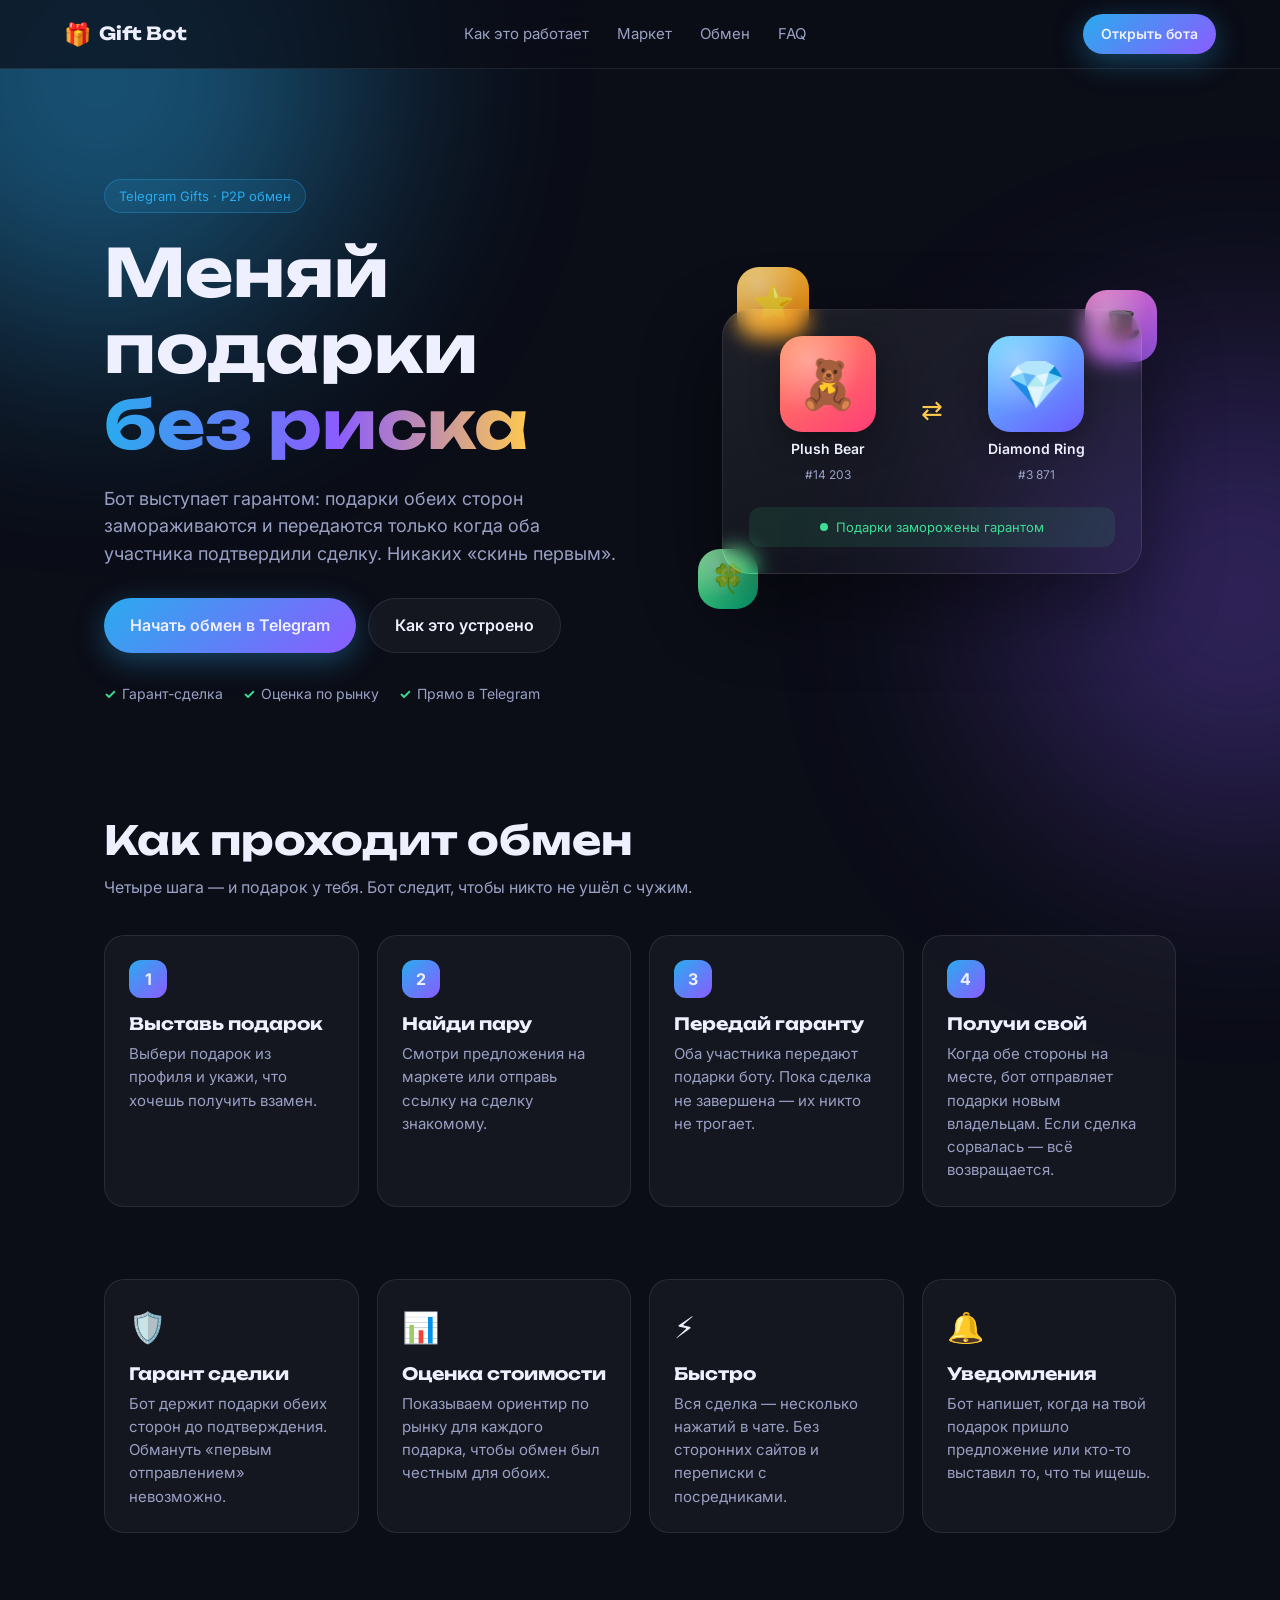
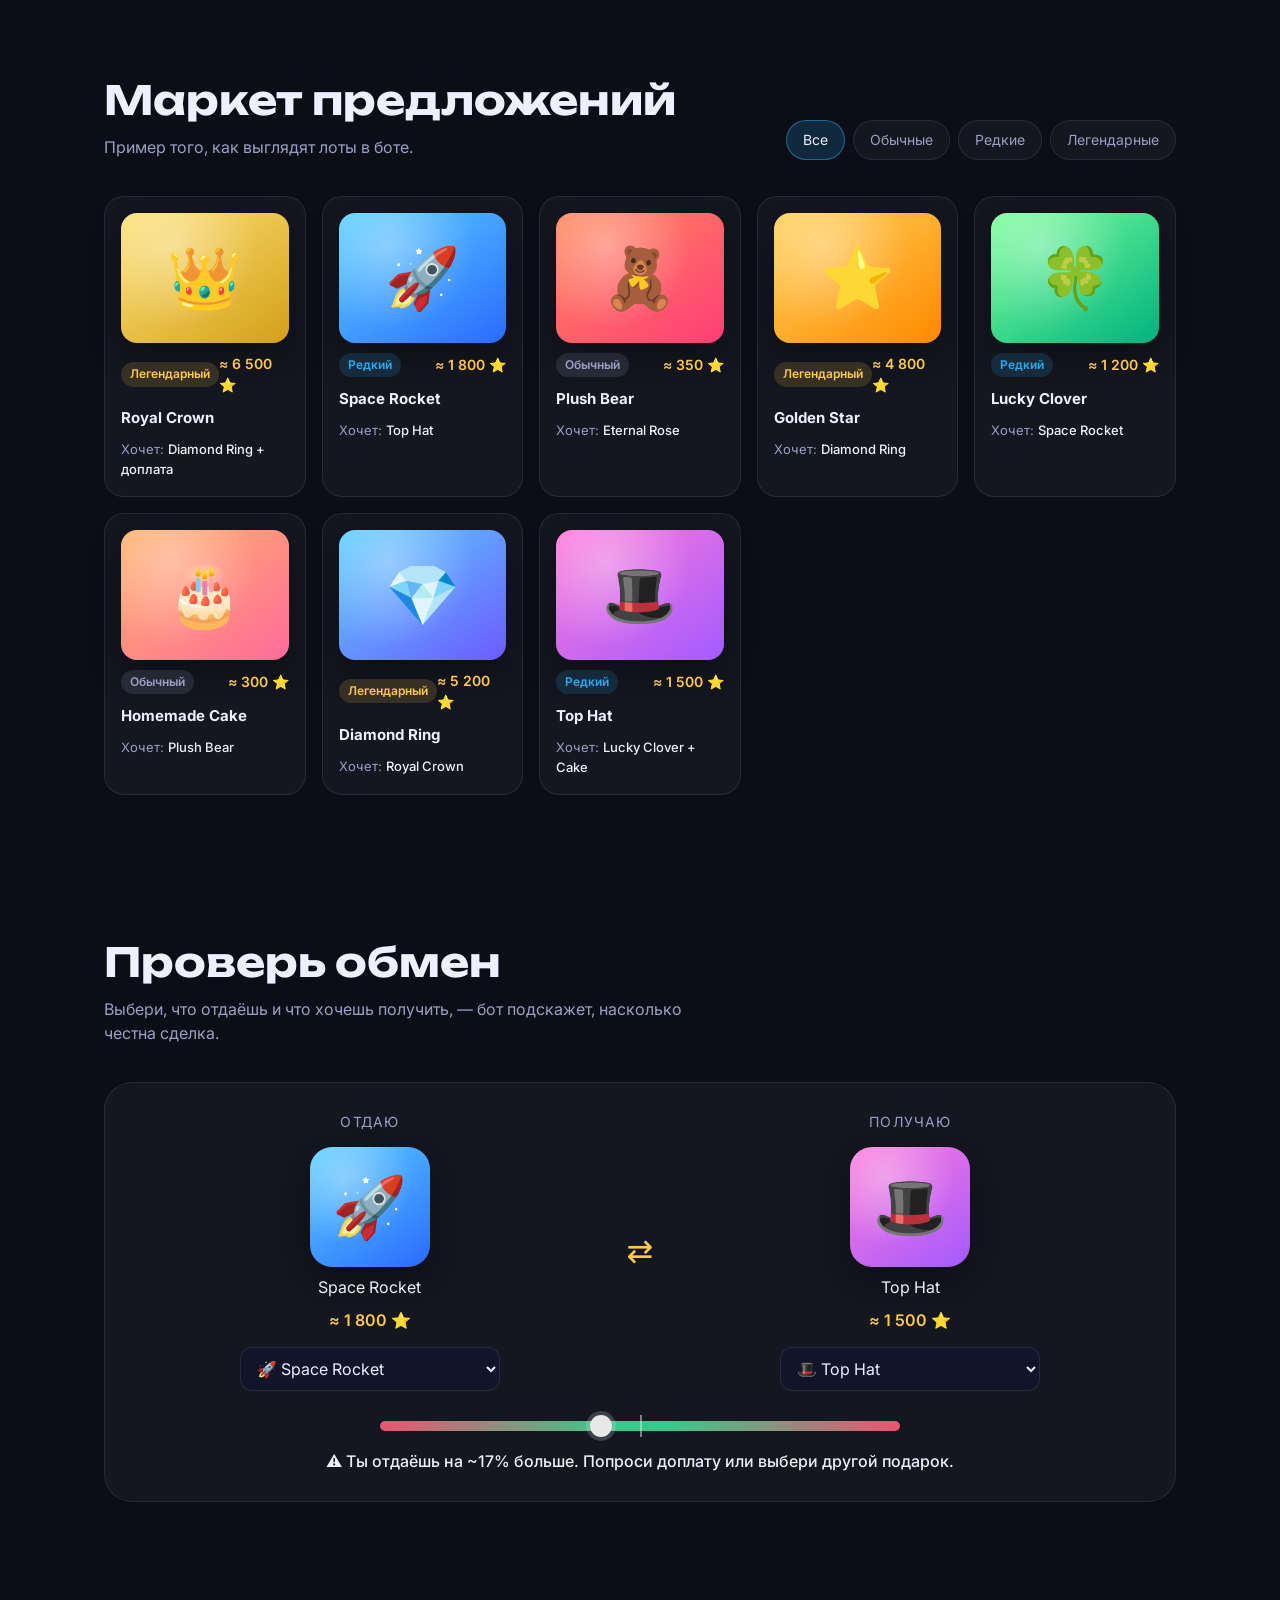
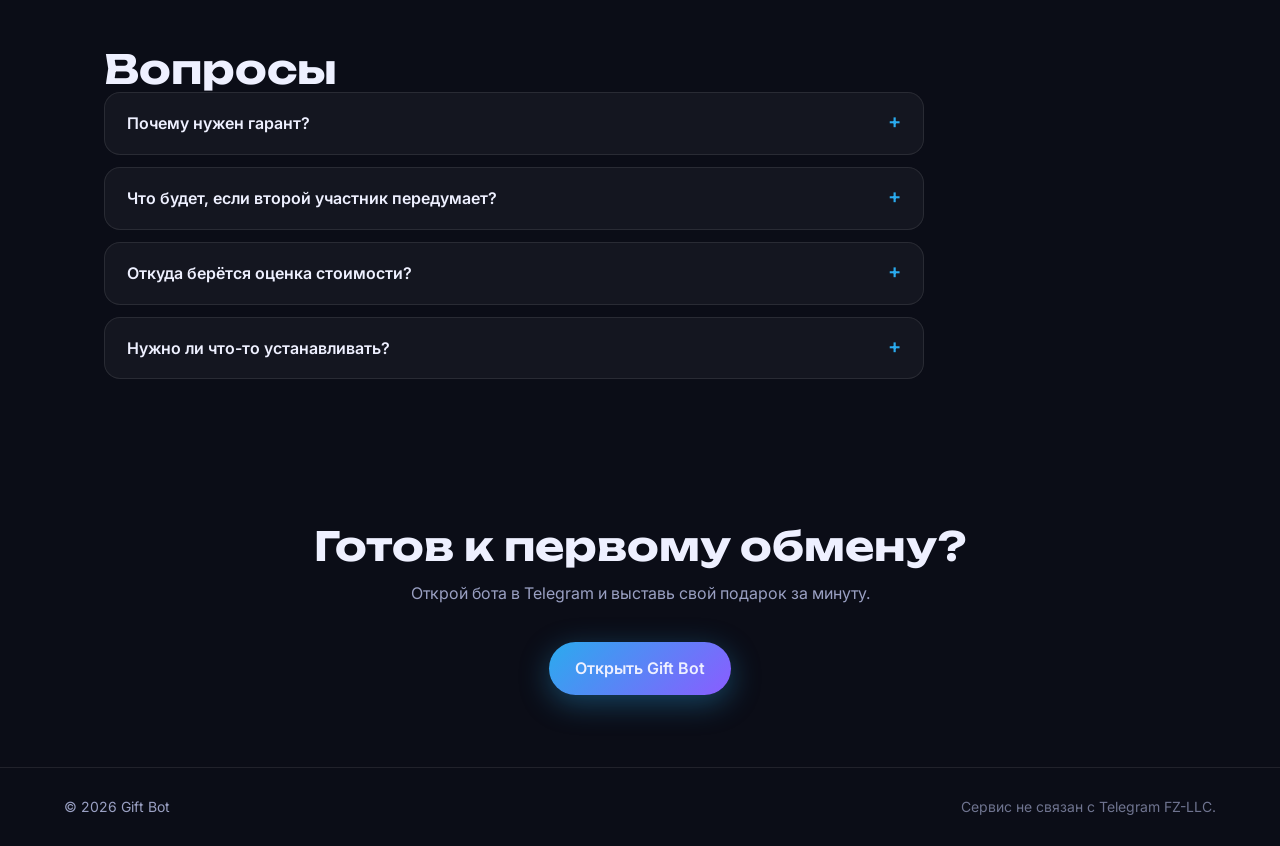
<file: index.html>
<!doctype html>
<html lang="ru">
<head>
  <meta charset="utf-8">
  <meta name="viewport" content="width=device-width, initial-scale=1">
  <title>Gift Bot — обмен Telegram-подарками</title>
  <meta name="description" content="Telegram-бот для безопасного обмена подарками: гарант сделки, оценка стоимости и маркет предложений.">
  <link rel="icon" href="data:image/svg+xml,<svg xmlns='http://www.w3.org/2000/svg' viewBox='0 0 100 100'><text y='.9em' font-size='90'>🎁</text></svg>">
  <link rel="preconnect" href="https://fonts.googleapis.com">
  <link rel="preconnect" href="https://fonts.gstatic.com" crossorigin>
  <link href="https://fonts.googleapis.com/css2?family=Unbounded:wght@500;700&family=Inter:wght@400;500;600&display=swap" rel="stylesheet">
  <link rel="stylesheet" href="styles.css">
</head>
<body>
  <div class="glow glow-a"></div>
  <div class="glow glow-b"></div>

  <header class="nav">
    <a class="logo" href="#top"><span class="logo-icon">🎁</span>Gift&nbsp;Bot</a>
    <nav class="nav-links">
      <a href="#how">Как это работает</a>
      <a href="#market">Маркет</a>
      <a href="#trade">Обмен</a>
      <a href="#faq">FAQ</a>
    </nav>
    <a class="btn btn-small bot-link" href="#">Открыть бота</a>
  </header>

  <main id="top">
    <section class="hero">
      <div class="hero-text">
        <span class="pill">Telegram Gifts · P2P обмен</span>
        <h1>Меняй подарки<br><span class="grad">без риска</span></h1>
        <p class="lead">Бот выступает гарантом: подарки обеих сторон замораживаются и передаются только когда оба участника подтвердили сделку. Никаких «скинь первым».</p>
        <div class="hero-cta">
          <a class="btn bot-link" href="#">Начать обмен в Telegram</a>
          <a class="btn btn-ghost" href="#how">Как это устроено</a>
        </div>
        <ul class="hero-points">
          <li>Гарант-сделка</li>
          <li>Оценка по рынку</li>
          <li>Прямо в Telegram</li>
        </ul>
      </div>

      <div class="hero-visual" aria-hidden="true">
        <div class="trade-card">
          <div class="tc-side">
            <div class="gift-tile" style="--c1:#ff8a5b;--c2:#ff3d77">🧸</div>
            <span class="tc-name">Plush Bear</span>
            <span class="tc-num">#14 203</span>
          </div>
          <div class="tc-swap">⇄</div>
          <div class="tc-side">
            <div class="gift-tile" style="--c1:#5bd1ff;--c2:#6c5bff">💎</div>
            <span class="tc-name">Diamond Ring</span>
            <span class="tc-num">#3 871</span>
          </div>
          <div class="tc-status"><span class="dot"></span>Подарки заморожены гарантом</div>
        </div>
        <div class="float float-1" style="--c1:#ffd25b;--c2:#ff8a00">⭐</div>
        <div class="float float-2" style="--c1:#7dff9b;--c2:#00b37e">🍀</div>
        <div class="float float-3" style="--c1:#ff7ad9;--c2:#a45bff">🎩</div>
      </div>
    </section>

    <section id="how" class="section">
      <h2>Как проходит обмен</h2>
      <p class="section-sub">Четыре шага — и подарок у тебя. Бот следит, чтобы никто не ушёл с чужим.</p>
      <ol class="steps">
        <li>
          <span class="step-num">1</span>
          <h3>Выставь подарок</h3>
          <p>Выбери подарок из профиля и укажи, что хочешь получить взамен.</p>
        </li>
        <li>
          <span class="step-num">2</span>
          <h3>Найди пару</h3>
          <p>Смотри предложения на маркете или отправь ссылку на сделку знакомому.</p>
        </li>
        <li>
          <span class="step-num">3</span>
          <h3>Передай гаранту</h3>
          <p>Оба участника передают подарки боту. Пока сделка не завершена — их никто не трогает.</p>
        </li>
        <li>
          <span class="step-num">4</span>
          <h3>Получи свой</h3>
          <p>Когда обе стороны на месте, бот отправляет подарки новым владельцам. Если сделка сорвалась — всё возвращается.</p>
        </li>
      </ol>
    </section>

    <section class="section features">
      <div class="feature">
        <div class="f-icon">🛡️</div>
        <h3>Гарант сделки</h3>
        <p>Бот держит подарки обеих сторон до подтверждения. Обмануть «первым отправлением» невозможно.</p>
      </div>
      <div class="feature">
        <div class="f-icon">📊</div>
        <h3>Оценка стоимости</h3>
        <p>Показываем ориентир по рынку для каждого подарка, чтобы обмен был честным для обоих.</p>
      </div>
      <div class="feature">
        <div class="f-icon">⚡</div>
        <h3>Быстро</h3>
        <p>Вся сделка — несколько нажатий в чате. Без сторонних сайтов и переписки с посредниками.</p>
      </div>
      <div class="feature">
        <div class="f-icon">🔔</div>
        <h3>Уведомления</h3>
        <p>Бот напишет, когда на твой подарок пришло предложение или кто-то выставил то, что ты ищешь.</p>
      </div>
    </section>

    <section id="market" class="section">
      <div class="section-head">
        <div>
          <h2>Маркет предложений</h2>
          <p class="section-sub">Пример того, как выглядят лоты в боте.</p>
        </div>
        <div class="filters" role="tablist">
          <button class="chip active" data-filter="all">Все</button>
          <button class="chip" data-filter="common">Обычные</button>
          <button class="chip" data-filter="rare">Редкие</button>
          <button class="chip" data-filter="legendary">Легендарные</button>
        </div>
      </div>
      <div class="market-grid" id="marketGrid"></div>
    </section>

    <section id="trade" class="section">
      <h2>Проверь обмен</h2>
      <p class="section-sub">Выбери, что отдаёшь и что хочешь получить, — бот подскажет, насколько честна сделка.</p>
      <div class="simulator">
        <div class="sim-side">
          <label for="giveSel">Отдаю</label>
          <div class="sim-gift" id="givePreview"></div>
          <select id="giveSel"></select>
        </div>
        <div class="sim-mid">
          <div class="sim-swap">⇄</div>
        </div>
        <div class="sim-side">
          <label for="getSel">Получаю</label>
          <div class="sim-gift" id="getPreview"></div>
          <select id="getSel"></select>
        </div>
        <div class="sim-result">
          <div class="meter"><div class="meter-fill" id="meterFill"></div><div class="meter-mid"></div></div>
          <p id="verdict" class="verdict"></p>
        </div>
      </div>
    </section>

    <section id="faq" class="section">
      <h2>Вопросы</h2>
      <div class="faq">
        <details>
          <summary>Почему нужен гарант?</summary>
          <p>При прямом обмене кто-то должен отправить подарок первым — и рискует его потерять. Гарант забирает подарки у обеих сторон и отдаёт их только вместе.</p>
        </details>
        <details>
          <summary>Что будет, если второй участник передумает?</summary>
          <p>Сделка отменяется, и бот возвращает подарок тому, кто его передал.</p>
        </details>
        <details>
          <summary>Откуда берётся оценка стоимости?</summary>
          <p>Это ориентир по недавним сделкам и предложениям на рынке. Окончательное решение о цене всегда за участниками.</p>
        </details>
        <details>
          <summary>Нужно ли что-то устанавливать?</summary>
          <p>Нет. Всё работает внутри Telegram — достаточно открыть бота и нажать «Старт».</p>
        </details>
      </div>
    </section>

    <section class="section cta-final">
      <h2>Готов к первому обмену?</h2>
      <p class="section-sub">Открой бота в Telegram и выставь свой подарок за минуту.</p>
      <a class="btn bot-link" href="#">Открыть Gift Bot</a>
    </section>
  </main>

  <footer class="footer">
    <span>© <span id="year"></span> Gift Bot</span>
    <span class="muted">Сервис не связан с Telegram FZ-LLC.</span>
  </footer>

  <script src="app.js"></script>
</body>
</html>
</file>
<file: styles.css>
:root {
  --bg: #0b0d17;
  --bg-2: #12152a;
  --card: rgba(255, 255, 255, 0.04);
  --card-border: rgba(255, 255, 255, 0.09);
  --text: #eef0ff;
  --muted: #9aa0c3;
  --accent: #2aabee;
  --accent-2: #8b5cff;
  --gold: #ffc94d;
  --good: #3ddc97;
  --bad: #ff5d7a;
  --radius: 20px;
}

* { box-sizing: border-box; }
html { scroll-behavior: smooth; }
body {
  margin: 0;
  font-family: Inter, system-ui, sans-serif;
  background: var(--bg);
  color: var(--text);
  line-height: 1.55;
  overflow-x: hidden;
}
a { color: inherit; text-decoration: none; }
h1, h2, h3 { font-family: Unbounded, Inter, sans-serif; line-height: 1.15; margin: 0; }

.glow {
  position: fixed; z-index: -1; border-radius: 50%;
  filter: blur(120px); opacity: .45; pointer-events: none;
}
.glow-a { width: 520px; height: 520px; background: var(--accent); top: -180px; left: -160px; }
.glow-b { width: 480px; height: 480px; background: var(--accent-2); top: 40%; right: -200px; opacity: .3; }

/* Nav */
.nav {
  position: sticky; top: 0; z-index: 10;
  display: flex; align-items: center; justify-content: space-between; gap: 16px;
  padding: 14px clamp(16px, 5vw, 64px);
  background: rgba(11, 13, 23, 0.7);
  backdrop-filter: blur(14px);
  border-bottom: 1px solid var(--card-border);
}
.logo { font-family: Unbounded, sans-serif; font-weight: 700; font-size: 18px; display: flex; align-items: center; gap: 8px; }
.logo-icon { font-size: 22px; }
.nav-links { display: flex; gap: 28px; font-size: 15px; color: var(--muted); }
.nav-links a:hover { color: var(--text); }

/* Buttons */
.btn {
  display: inline-flex; align-items: center; justify-content: center;
  padding: 14px 26px; border-radius: 999px; font-weight: 600;
  background: linear-gradient(135deg, var(--accent), var(--accent-2));
  box-shadow: 0 8px 30px rgba(42, 171, 238, 0.35);
  transition: transform .15s, box-shadow .15s;
}
.btn:hover { transform: translateY(-2px); box-shadow: 0 12px 36px rgba(42, 171, 238, 0.5); }
.btn-small { padding: 9px 18px; font-size: 14px; }
.btn-ghost { background: var(--card); border: 1px solid var(--card-border); box-shadow: none; }
.btn-ghost:hover { box-shadow: none; background: rgba(255,255,255,.08); }

/* Hero */
.hero {
  display: grid; grid-template-columns: 1.1fr 1fr; gap: 48px; align-items: center;
  max-width: 1200px; margin: 0 auto;
  padding: clamp(48px, 9vw, 110px) clamp(16px, 5vw, 64px) 40px;
}
.pill {
  display: inline-block; padding: 6px 14px; border-radius: 999px; font-size: 13px;
  background: rgba(42, 171, 238, .12); color: var(--accent); border: 1px solid rgba(42,171,238,.3);
  margin-bottom: 22px;
}
.hero h1 { font-size: clamp(38px, 6vw, 66px); }
.grad {
  background: linear-gradient(90deg, var(--accent), var(--accent-2) 55%, var(--gold));
  -webkit-background-clip: text; background-clip: text; color: transparent;
}
.lead { color: var(--muted); font-size: 18px; max-width: 520px; margin: 22px 0 30px; }
.hero-cta { display: flex; flex-wrap: wrap; gap: 12px; }
.hero-points { list-style: none; padding: 0; margin: 30px 0 0; display: flex; flex-wrap: wrap; gap: 20px; color: var(--muted); font-size: 14px; }
.hero-points li::before { content: "✓"; color: var(--good); margin-right: 6px; font-weight: 700; }

.hero-visual { position: relative; min-height: 380px; display: grid; place-items: center; }
.trade-card {
  position: relative; z-index: 2;
  display: grid; grid-template-columns: 1fr auto 1fr; align-items: center; gap: 14px;
  padding: 26px; width: min(100%, 420px);
  background: linear-gradient(160deg, rgba(255,255,255,.08), rgba(255,255,255,.02));
  border: 1px solid var(--card-border); border-radius: 28px;
  backdrop-filter: blur(10px);
  box-shadow: 0 30px 80px rgba(0,0,0,.45);
}
.tc-side { display: flex; flex-direction: column; align-items: center; gap: 6px; text-align: center; }
.tc-name { font-weight: 600; font-size: 14px; }
.tc-num { color: var(--muted); font-size: 12px; }
.tc-swap { font-size: 26px; color: var(--gold); animation: pulse 2s ease-in-out infinite; }
.tc-status {
  grid-column: 1 / -1; display: flex; align-items: center; justify-content: center; gap: 8px;
  margin-top: 8px; padding: 10px; border-radius: 12px; font-size: 13px;
  background: rgba(61, 220, 151, .1); color: var(--good);
}
.dot { width: 8px; height: 8px; border-radius: 50%; background: var(--good); animation: pulse 1.4s infinite; }

.gift-tile, .float {
  display: grid; place-items: center;
  background: radial-gradient(circle at 30% 25%, rgba(255,255,255,.35), transparent 55%), linear-gradient(145deg, var(--c1), var(--c2));
  border-radius: 22px;
}
.gift-tile { width: 96px; height: 96px; font-size: 48px; box-shadow: 0 12px 30px rgba(0,0,0,.35); }
.float { position: absolute; width: 72px; height: 72px; font-size: 34px; opacity: .9; animation: bob 6s ease-in-out infinite; }
.float-1 { top: 4%; left: 10%; }
.float-2 { bottom: 6%; left: 2%; animation-delay: -2s; width: 60px; height: 60px; font-size: 28px; }
.float-3 { top: 10%; right: 4%; animation-delay: -4s; }

@keyframes bob { 0%, 100% { transform: translateY(0) rotate(-6deg); } 50% { transform: translateY(-16px) rotate(6deg); } }
@keyframes pulse { 0%, 100% { opacity: 1; } 50% { opacity: .45; } }

/* Sections */
.section { max-width: 1200px; margin: 0 auto; padding: 72px clamp(16px, 5vw, 64px); }
.section h2 { font-size: clamp(26px, 3.6vw, 40px); }
.section-sub { color: var(--muted); margin: 12px 0 36px; max-width: 620px; }
.section-head { display: flex; justify-content: space-between; align-items: flex-end; flex-wrap: wrap; gap: 16px; }

.steps { list-style: none; padding: 0; margin: 0; display: grid; grid-template-columns: repeat(4, 1fr); gap: 18px; }
.steps li, .feature {
  background: var(--card); border: 1px solid var(--card-border); border-radius: var(--radius); padding: 24px;
}
.step-num {
  display: inline-grid; place-items: center; width: 38px; height: 38px; border-radius: 12px;
  background: linear-gradient(135deg, var(--accent), var(--accent-2)); font-weight: 700; margin-bottom: 16px;
}
.steps h3, .feature h3 { font-size: 17px; margin-bottom: 8px; }
.steps p, .feature p { color: var(--muted); margin: 0; font-size: 15px; }

.features { display: grid; grid-template-columns: repeat(4, 1fr); gap: 18px; padding-top: 0; }
.f-icon { font-size: 30px; margin-bottom: 14px; }

/* Market */
.filters { display: flex; flex-wrap: wrap; gap: 8px; margin-bottom: 36px; }
.chip {
  font: inherit; font-size: 14px; color: var(--muted); cursor: pointer;
  padding: 8px 16px; border-radius: 999px; background: var(--card); border: 1px solid var(--card-border);
}
.chip.active { color: var(--text); background: rgba(42,171,238,.18); border-color: rgba(42,171,238,.5); }

.market-grid { display: grid; grid-template-columns: repeat(auto-fill, minmax(200px, 1fr)); gap: 16px; }
.lot {
  background: var(--card); border: 1px solid var(--card-border); border-radius: var(--radius);
  padding: 16px; display: flex; flex-direction: column; gap: 10px;
  transition: transform .15s, border-color .15s;
  animation: fadeIn .3s ease;
}
.lot:hover { transform: translateY(-4px); border-color: rgba(255,255,255,.2); }
.lot .gift-tile { width: 100%; height: 130px; font-size: 60px; border-radius: 16px; }
.lot-top { display: flex; justify-content: space-between; align-items: center; font-size: 12px; }
.rarity { padding: 3px 9px; border-radius: 999px; font-weight: 600; }
.rarity.common { background: rgba(154,160,195,.15); color: var(--muted); }
.rarity.rare { background: rgba(42,171,238,.15); color: var(--accent); }
.rarity.legendary { background: rgba(255,201,77,.15); color: var(--gold); }
.lot h4 { margin: 0; font-size: 15px; }
.lot-want { color: var(--muted); font-size: 13px; }
.lot-want b { color: var(--text); font-weight: 500; }
.lot-price { font-weight: 600; color: var(--gold); font-size: 14px; }
@keyframes fadeIn { from { opacity: 0; transform: translateY(8px); } to { opacity: 1; transform: none; } }

/* Simulator */
.simulator {
  display: grid; grid-template-columns: 1fr auto 1fr; gap: 20px; align-items: center;
  background: var(--card); border: 1px solid var(--card-border); border-radius: 28px; padding: 28px;
}
.sim-side { display: flex; flex-direction: column; align-items: center; gap: 14px; }
.sim-side label { color: var(--muted); font-size: 14px; text-transform: uppercase; letter-spacing: .08em; }
.sim-gift { display: flex; flex-direction: column; align-items: center; gap: 8px; text-align: center; }
.sim-gift .gift-tile { width: 120px; height: 120px; font-size: 60px; }
.sim-gift .val { color: var(--gold); font-weight: 600; }
.sim-side select {
  width: 100%; max-width: 260px; font: inherit; color: var(--text);
  background: var(--bg-2); border: 1px solid var(--card-border); border-radius: 12px; padding: 10px 12px;
}
.sim-swap { font-size: 32px; color: var(--gold); }
.sim-result { grid-column: 1 / -1; text-align: center; }
.meter { position: relative; height: 10px; border-radius: 999px; background: linear-gradient(90deg, var(--bad), var(--good) 45%, var(--good) 55%, var(--bad)); opacity: .9; max-width: 520px; margin: 10px auto 0; }
.meter-fill {
  position: absolute; top: 50%; width: 22px; height: 22px; border-radius: 50%;
  background: #fff; box-shadow: 0 0 0 4px rgba(255,255,255,.2);
  transform: translate(-50%, -50%); transition: left .4s cubic-bezier(.3,1.4,.5,1);
}
.meter-mid { position: absolute; left: 50%; top: -6px; bottom: -6px; width: 2px; background: rgba(255,255,255,.5); }
.verdict { margin: 18px 0 0; font-weight: 500; }

/* FAQ */
.faq { display: grid; gap: 12px; max-width: 820px; }
.faq details { background: var(--card); border: 1px solid var(--card-border); border-radius: 16px; padding: 18px 22px; }
.faq summary { cursor: pointer; font-weight: 600; list-style: none; display: flex; justify-content: space-between; gap: 12px; }
.faq summary::-webkit-details-marker { display: none; }
.faq summary::after { content: "+"; color: var(--accent); font-size: 20px; line-height: 1; transition: transform .2s; }
.faq details[open] summary::after { transform: rotate(45deg); }
.faq details p { color: var(--muted); margin: 12px 0 0; }

.cta-final { text-align: center; }
.cta-final .section-sub { margin-left: auto; margin-right: auto; }

.footer {
  display: flex; justify-content: space-between; flex-wrap: wrap; gap: 8px;
  padding: 28px clamp(16px, 5vw, 64px); border-top: 1px solid var(--card-border);
  color: var(--muted); font-size: 14px;
}
.muted { opacity: .7; }

/* Responsive */
@media (max-width: 960px) {
  .hero { grid-template-columns: 1fr; text-align: center; }
  .lead { margin-left: auto; margin-right: auto; }
  .hero-cta, .hero-points { justify-content: center; }
  .steps, .features { grid-template-columns: repeat(2, 1fr); }
  .nav-links { display: none; }
}
@media (max-width: 600px) {
  .steps, .features { grid-template-columns: 1fr; }
  .simulator { grid-template-columns: 1fr; padding: 20px; }
  .sim-swap { transform: rotate(90deg); }
  .hero-visual { min-height: 320px; }
  .trade-card { padding: 18px; gap: 8px; }
  .gift-tile { width: 76px; height: 76px; font-size: 38px; }
  .float { display: none; }
}
@media (prefers-reduced-motion: reduce) {
  *, *::before, *::after { animation: none !important; transition: none !important; }
}
</file>
